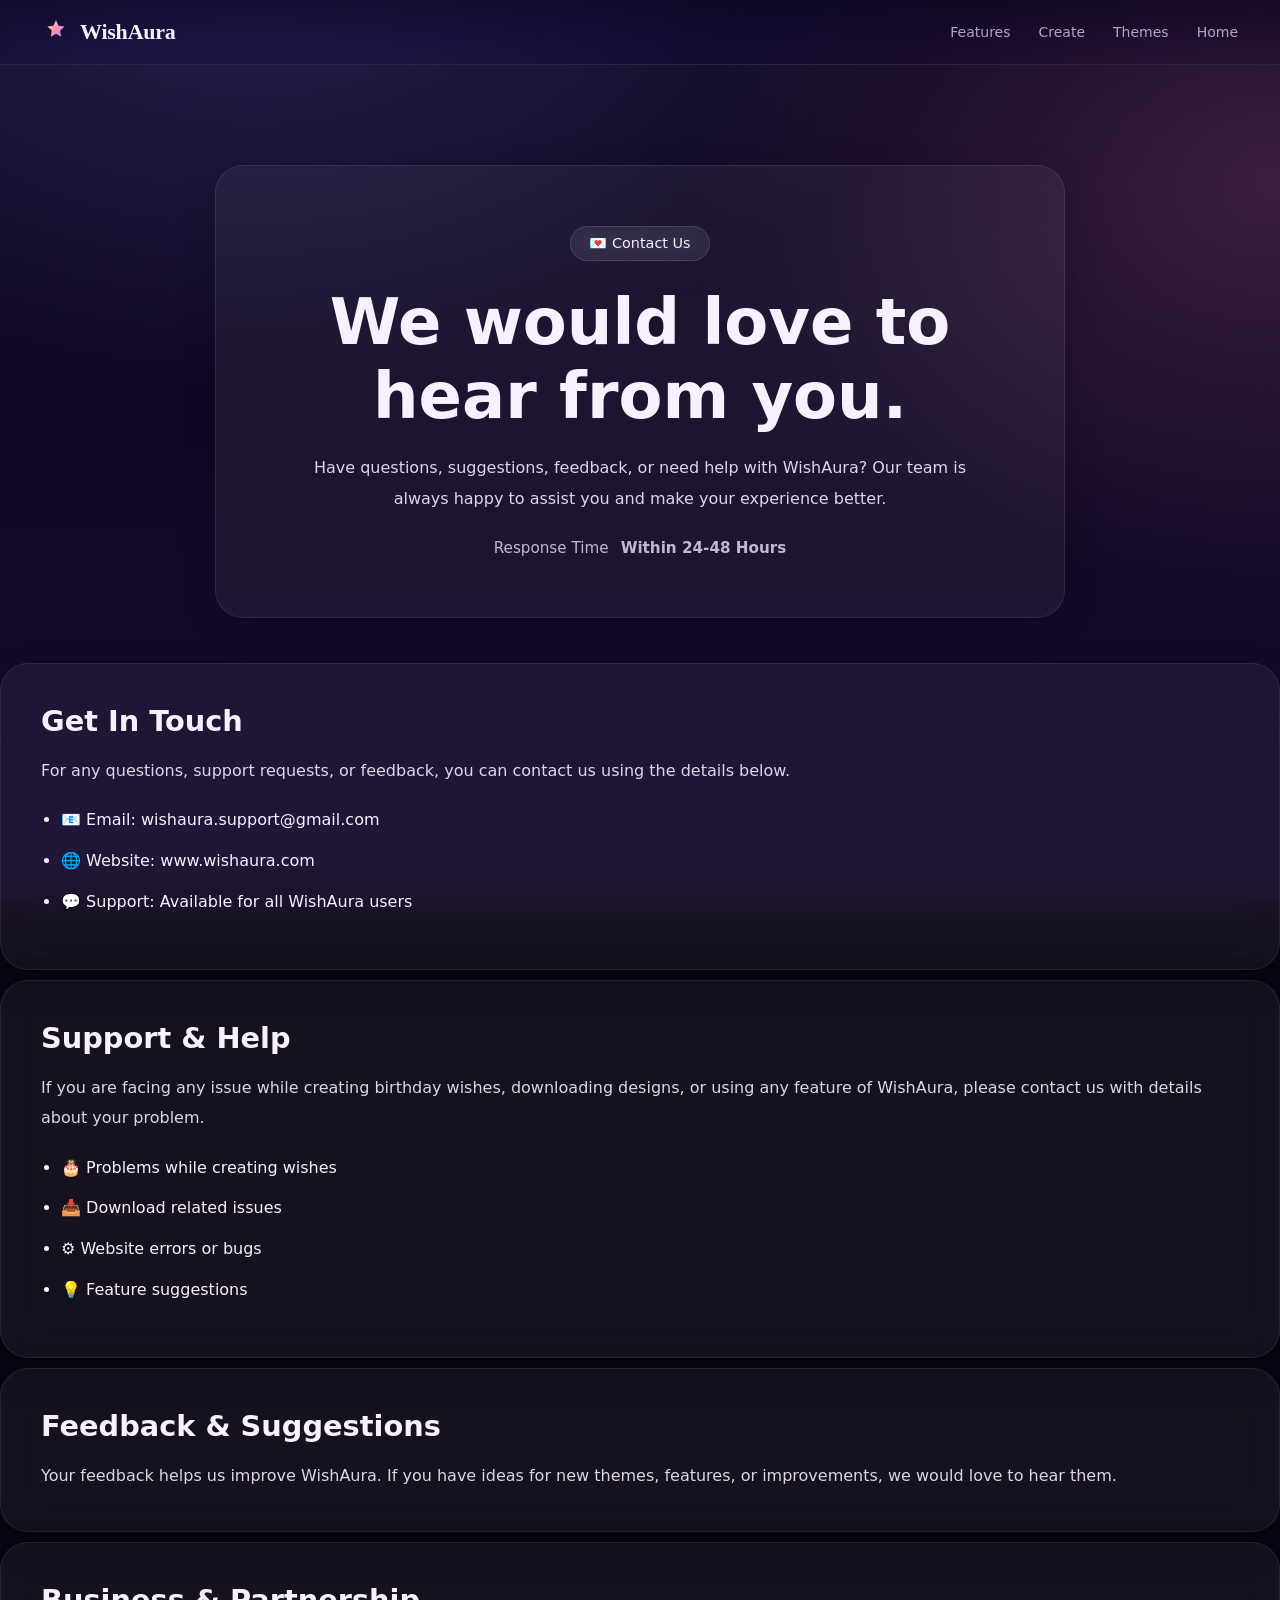
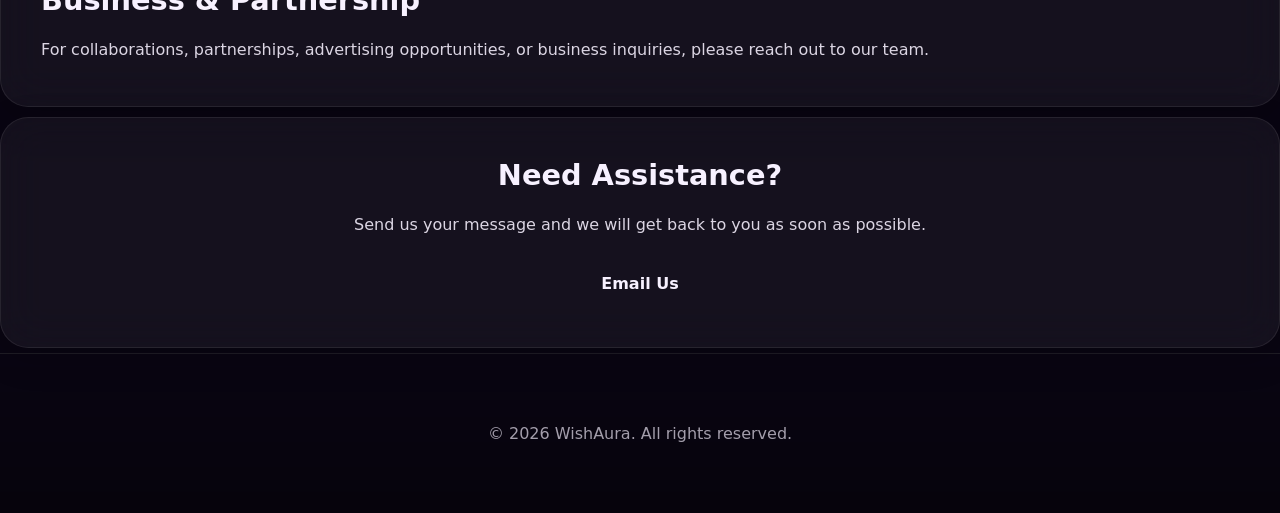
<file: wishaura/contact.html>
<!DOCTYPE html>
<html lang="en">
<head>
  <meta charset="UTF-8">

<!-- Google Analytics -->
<script async src="https://www.googletagmanager.com/gtag/js?id=G-9PJFD2N54S"></script>
<script>
  window.dataLayer = window.dataLayer || [];
  function gtag(){dataLayer.push(arguments);}
  gtag('js', new Date());

  gtag('config', 'G-9PJFD2N54S');
</script>

<meta name="viewport" content="width=device-width, initial-scale=1.0">
  <meta charset="UTF-8">
  <meta name="viewport" content="width=device-width, initial-scale=1.0">

  <title>Contact Us • WishAura</title>

  <meta name="description"
    content="Contact WishAura for support, feedback, and privacy related questions.">

  <link rel="icon" href="favicon.svg">
  <link rel="stylesheet" href="style.css">
</head>

<body>

<header class="nav" role="banner">

<a href="index.html" class="brand" aria-label="WishAura home">

<span class="brand-mark" aria-hidden="true">

<svg viewBox="0 0 40 40" width="28" height="28">
<defs>
<linearGradient id="lg" x1="0" x2="1" y1="0" y2="1">
<stop offset="0" stop-color="#ffd6a5"/>
<stop offset=".5" stop-color="#ff8fb1"/>
<stop offset="1" stop-color="#9a8cff"/>
</linearGradient>
</defs>

<path fill="url(#lg)" d="M20 3l3.6 8 8.7 1.1-6.4 6 1.6 8.7L20 22.6l-7.5 4.2L14 18l-6.4-6L16.3 11z"/>

</svg>

</span>

<span class="brand-name">
WishAura
</span>

</a>


<nav class="nav-links" aria-label="Primary">

<a href="index.html#features">
Features
</a>

<a href="index.html#create">
Create
</a>

<a href="index.html#themes">
Themes
</a>

<a href="index.html">
Home
</a>

</nav>

</header>



<section class="hero section">

<div class="container">

<div class="glass-card">


<span class="badge">
💌 Contact Us
</span>


<h1>
We would love to hear from you.
</h1>


<p>

Have questions, suggestions, feedback, or need help with WishAura?
Our team is always happy to assist you and make your experience better.

</p>


<div class="meta">

<span>
Response Time
</span>

<strong>
Within 24-48 Hours
</strong>

</div>


</div>

</div>

</section>




<section class="section">

<div class="container">

<div class="glass-card">

<h2>
Get In Touch
</h2>


<p>

For any questions, support requests, or feedback, you can contact us using the details below.

</p>


<ul>

<li>
📧 Email: wishaura.support@gmail.com
</li>

<li>
🌐 Website: www.wishaura.com
</li>

<li>
💬 Support: Available for all WishAura users
</li>


</ul>


</div>

</div>

</section>





<section class="section">

<div class="container">

<div class="glass-card">


<h2>
Support & Help
</h2>


<p>

If you are facing any issue while creating birthday wishes,
downloading designs, or using any feature of WishAura,
please contact us with details about your problem.

</p>


<ul>

<li>
🎂 Problems while creating wishes
</li>

<li>
📥 Download related issues
</li>

<li>
⚙️ Website errors or bugs
</li>

<li>
💡 Feature suggestions
</li>

</ul>


</div>

</div>

</section>






<section class="section">

<div class="container">

<div class="glass-card">


<h2>
Feedback & Suggestions
</h2>


<p>

Your feedback helps us improve WishAura.
If you have ideas for new themes, features, or improvements,
we would love to hear them.

</p>


</div>

</div>

</section>






<section class="section">

<div class="container">

<div class="glass-card">


<h2>
Business & Partnership
</h2>


<p>

For collaborations, partnerships, advertising opportunities,
or business inquiries, please reach out to our team.

</p>


</div>

</div>

</section>






<section class="section">

<div class="container">

<div class="glass-card" style="text-align:center">


<h2>
Need Assistance?
</h2>


<p>

Send us your message and we will get back to you as soon as possible.

</p>

<a href="https://mail.google.com/mail/?view=cm&fs=1&to=wishaura.support@gmail.com" target="_blank" class="btn">
  Email Us
</a>

</div>

</div>

</section>





<footer class="footer">

<div class="container">

<p>

© 2026 WishAura. All rights reserved.

</p>

</div>

</footer>


</body>
</html>
</file>
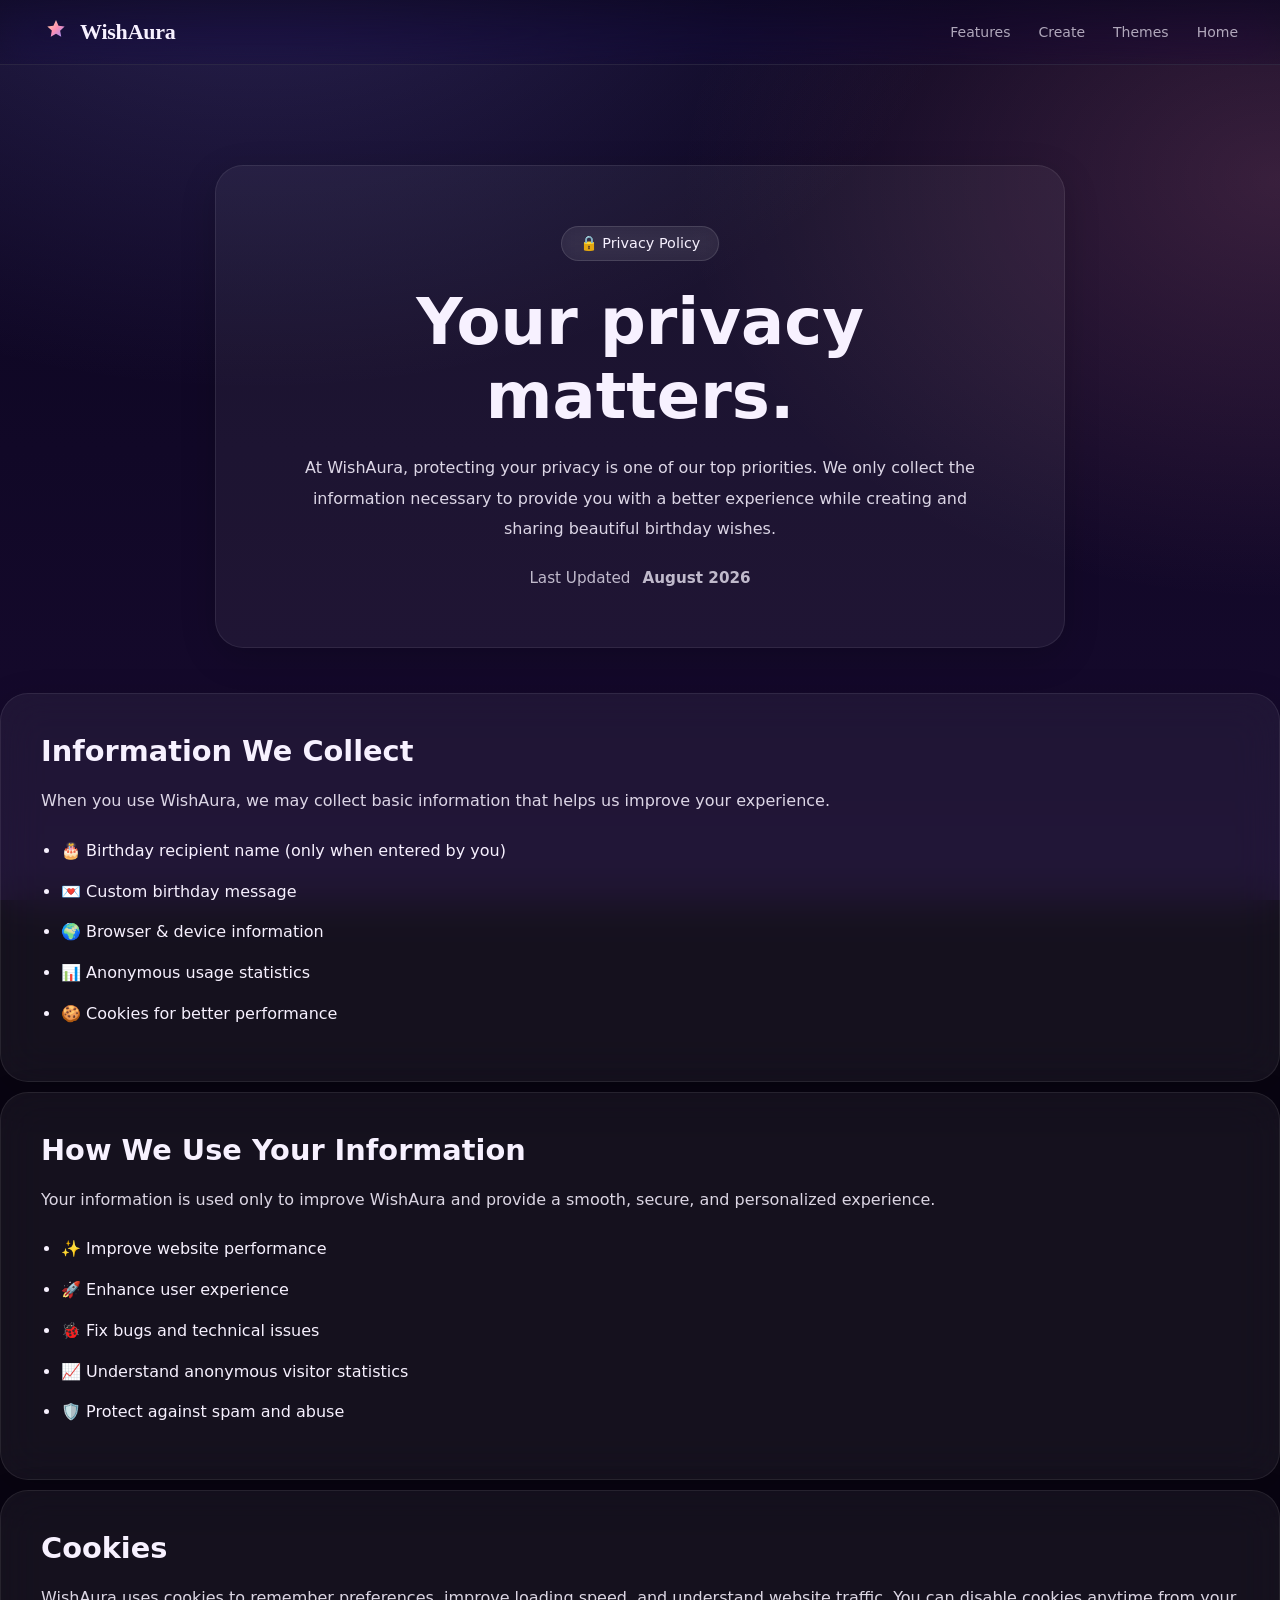
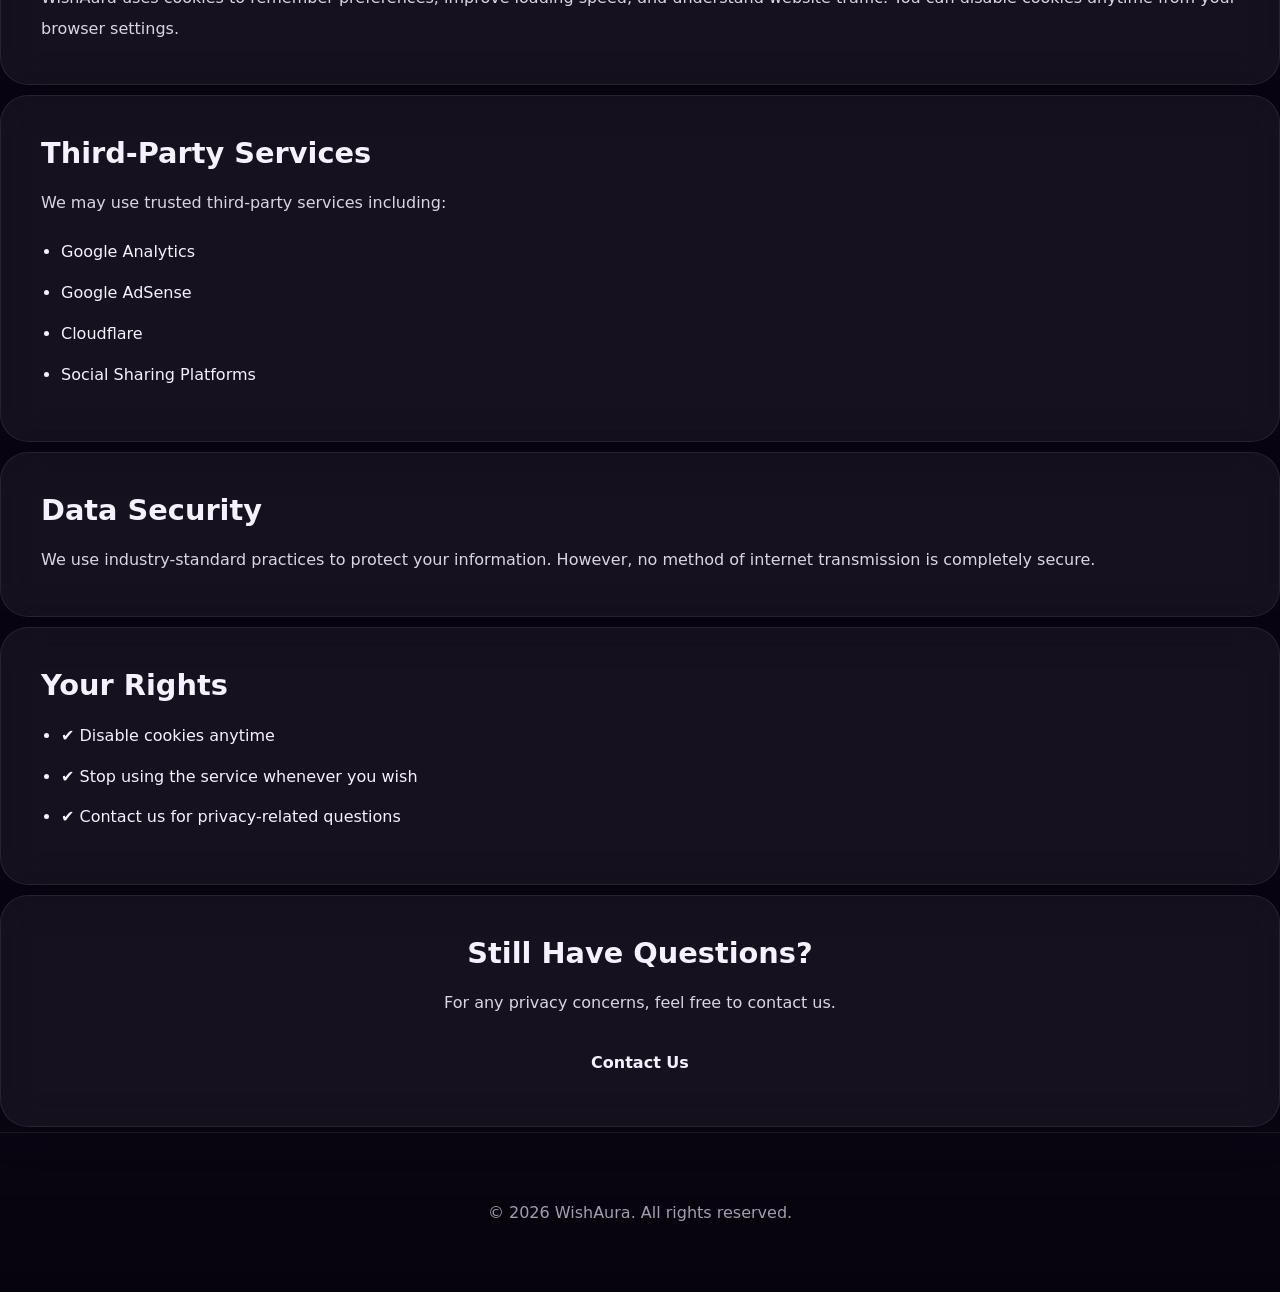
<file: wishaura/privacy.html>
<!DOCTYPE html>
<html lang="en">
<head>
  <meta charset="UTF-8">

<!-- Google Analytics -->
<script async src="https://www.googletagmanager.com/gtag/js?id=G-9PJFD2N54S"></script>
<script>
  window.dataLayer = window.dataLayer || [];
  function gtag(){dataLayer.push(arguments);}
  gtag('js', new Date());

  gtag('config', 'G-9PJFD2N54S');
</script>

<meta name="viewport" content="width=device-width, initial-scale=1.0">
  <meta charset="UTF-8">
  <meta name="viewport" content="width=device-width, initial-scale=1.0">
  <title>Privacy Policy • WishAura</title>

  <meta name="description"
    content="Read WishAura's Privacy Policy and learn how we protect your information.">

  <link rel="icon" href="favicon.svg">
  <link rel="stylesheet" href="style.css">
</head>

<body>

 <!-- Nav -->
  <header class="nav" role="banner">
    <a href="#top" class="brand" data-testid="brand-link" aria-label="WishAura home">
      <span class="brand-mark" aria-hidden="true">
        <svg viewBox="0 0 40 40" width="28" height="28"><defs><linearGradient id="lg" x1="0" x2="1" y1="0" y2="1"><stop offset="0" stop-color="#ffd6a5"/><stop offset=".5" stop-color="#ff8fb1"/><stop offset="1" stop-color="#9a8cff"/></linearGradient></defs><path fill="url(#lg)" d="M20 3l3.6 8 8.7 1.1-6.4 6 1.6 8.7L20 22.6l-7.5 4.2L14 18l-6.4-6L16.3 11z"/></svg>
      </span>
      <span class="brand-name">WishAura</span>
    </a>
    <nav class="nav-links" aria-label="Primary">
      <a href="index.html#features" data-testid="nav-features">Features</a>
      <a href="index.html#create" data-testid="nav-create">Create</a>
      <a href="index.html#themes" data-testid="nav-themes">Themes</a>
      <a href="index.html" data-testid="nav-home">Home</a>
    </nav>
  </div>
</header>

<section class="hero section">

<div class="container">

<div class="glass-card">

<span class="badge">
🔒 Privacy Policy
</span>

<h1>

Your privacy matters.

</h1>

<p>

At WishAura, protecting your privacy is one of our top priorities.
We only collect the information necessary to provide you with a better
experience while creating and sharing beautiful birthday wishes.

</p>

<div class="meta">

<span>Last Updated</span>

<strong>August 2026</strong>

</div>

</div>

</div>

</section>

<section class="section">

<div class="container">

<div class="glass-card">

<h2>Information We Collect</h2>

<p>

When you use WishAura, we may collect basic information that helps us improve
your experience.

</p>

<ul>

<li>🎂 Birthday recipient name (only when entered by you)</li>

<li>💌 Custom birthday message</li>

<li>🌍 Browser & device information</li>

<li>📊 Anonymous usage statistics</li>

<li>🍪 Cookies for better performance</li>

</ul>

</div>

</div>

</section>

<section class="section">

<div class="container">

<div class="glass-card">

<h2>How We Use Your Information</h2>

<p>

Your information is used only to improve WishAura and provide a smooth,
secure, and personalized experience.

</p>

<ul>

<li>✨ Improve website performance</li>

<li>🚀 Enhance user experience</li>

<li>🐞 Fix bugs and technical issues</li>

<li>📈 Understand anonymous visitor statistics</li>

<li>🛡️ Protect against spam and abuse</li>

</ul>

</div>

</div>

</section>

<section class="section">

<div class="container">

<div class="glass-card">

<h2>Cookies</h2>

<p>

WishAura uses cookies to remember preferences,
improve loading speed, and understand website traffic.

You can disable cookies anytime from your browser settings.

</p>

</div>

</div>

</section>

<section class="section">

<div class="container">

<div class="glass-card">

<h2>Third-Party Services</h2>

<p>

We may use trusted third-party services including:

</p>

<ul>

<li>Google Analytics</li>

<li>Google AdSense</li>

<li>Cloudflare</li>

<li>Social Sharing Platforms</li>

</ul>

</div>

</div>

</section>

<section class="section">

<div class="container">

<div class="glass-card">

<h2>Data Security</h2>

<p>

We use industry-standard practices to protect your information.
However, no method of internet transmission is completely secure.

</p>

</div>

</div>

</section>

<section class="section">

<div class="container">

<div class="glass-card">

<h2>Your Rights</h2>

<ul>

<li>✔ Disable cookies anytime</li>

<li>✔ Stop using the service whenever you wish</li>

<li>✔ Contact us for privacy-related questions</li>

</ul>

</div>

</div>

</section>

<section class="section">

<div class="container">

<div class="glass-card" style="text-align:center">

<h2>Still Have Questions?</h2>

<p>

For any privacy concerns, feel free to contact us.

</p>

<a href="contact.html" class="btn">

Contact Us

</a>

</div>

</div>

</section>

<footer class="footer">

<div class="container">

<p>

© 2026 WishAura. All rights reserved.

</p>

</div>

</footer>

</body>
</html>
</file>
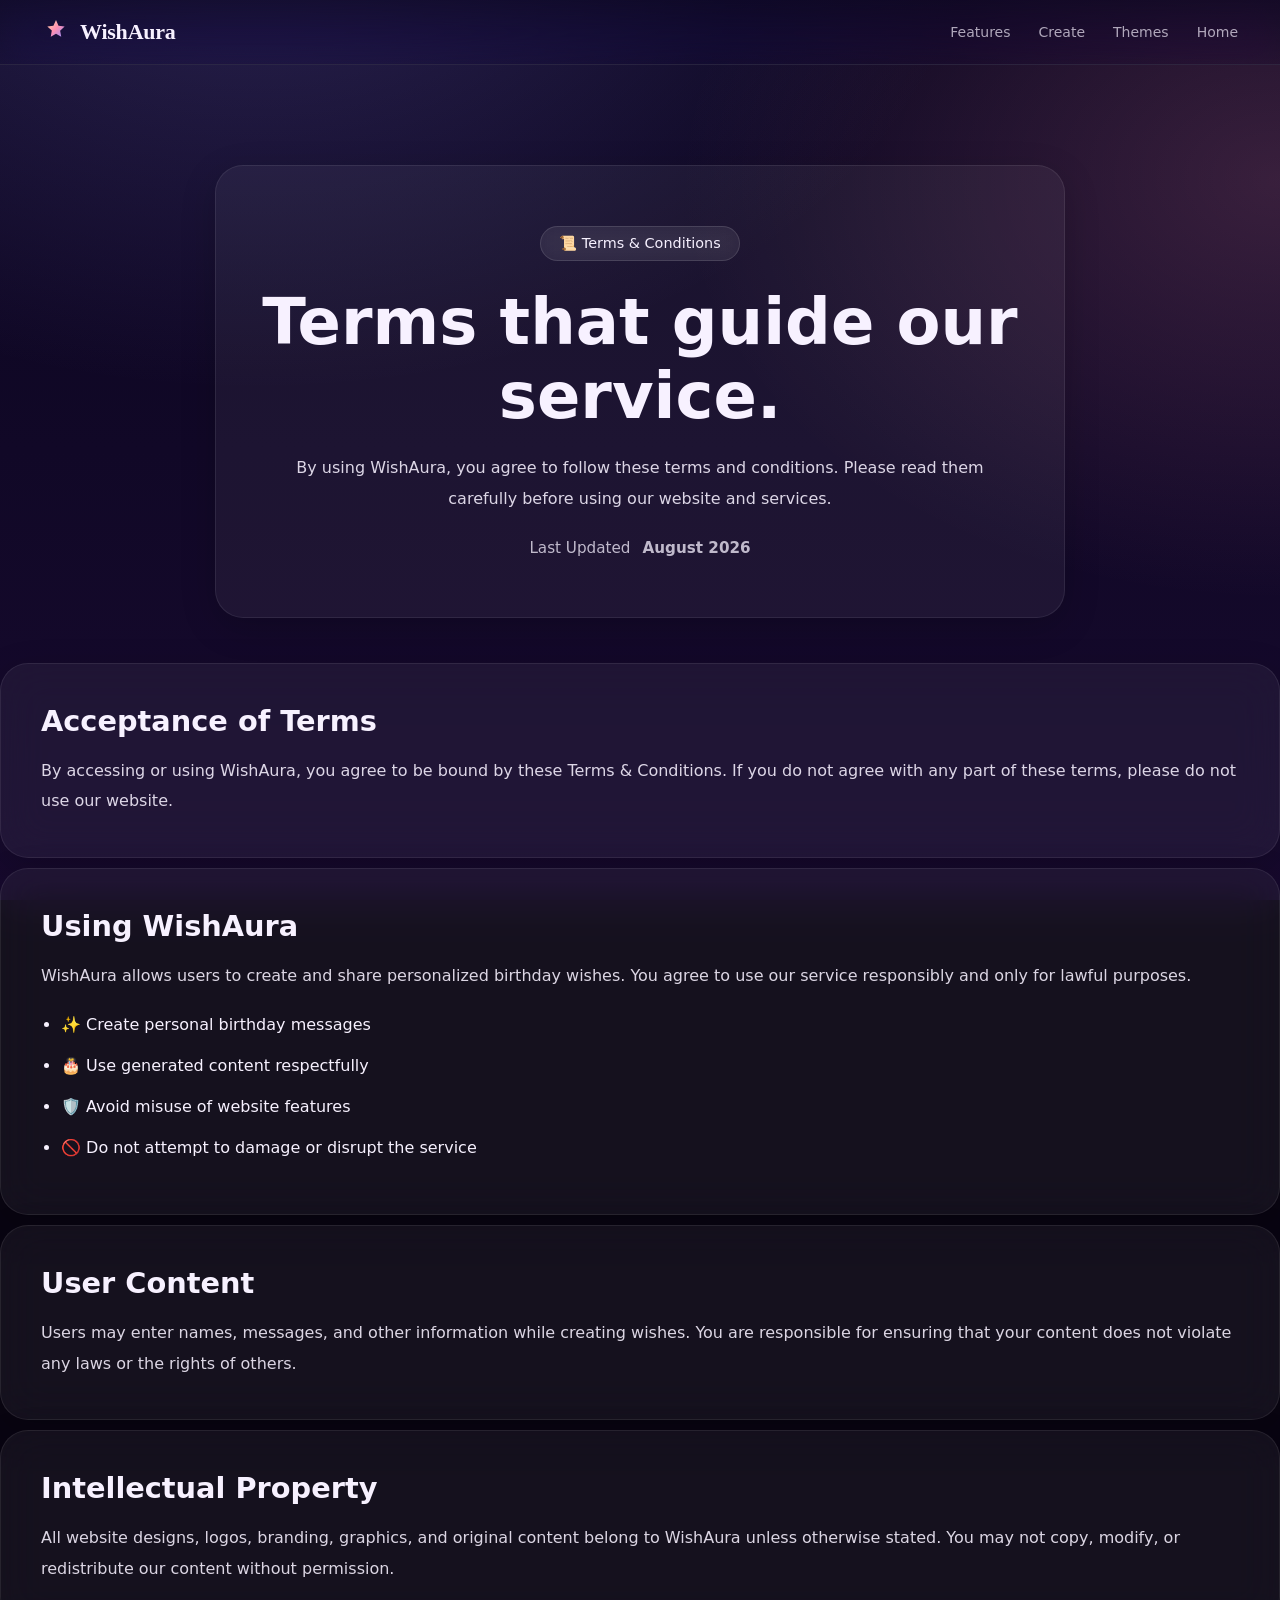
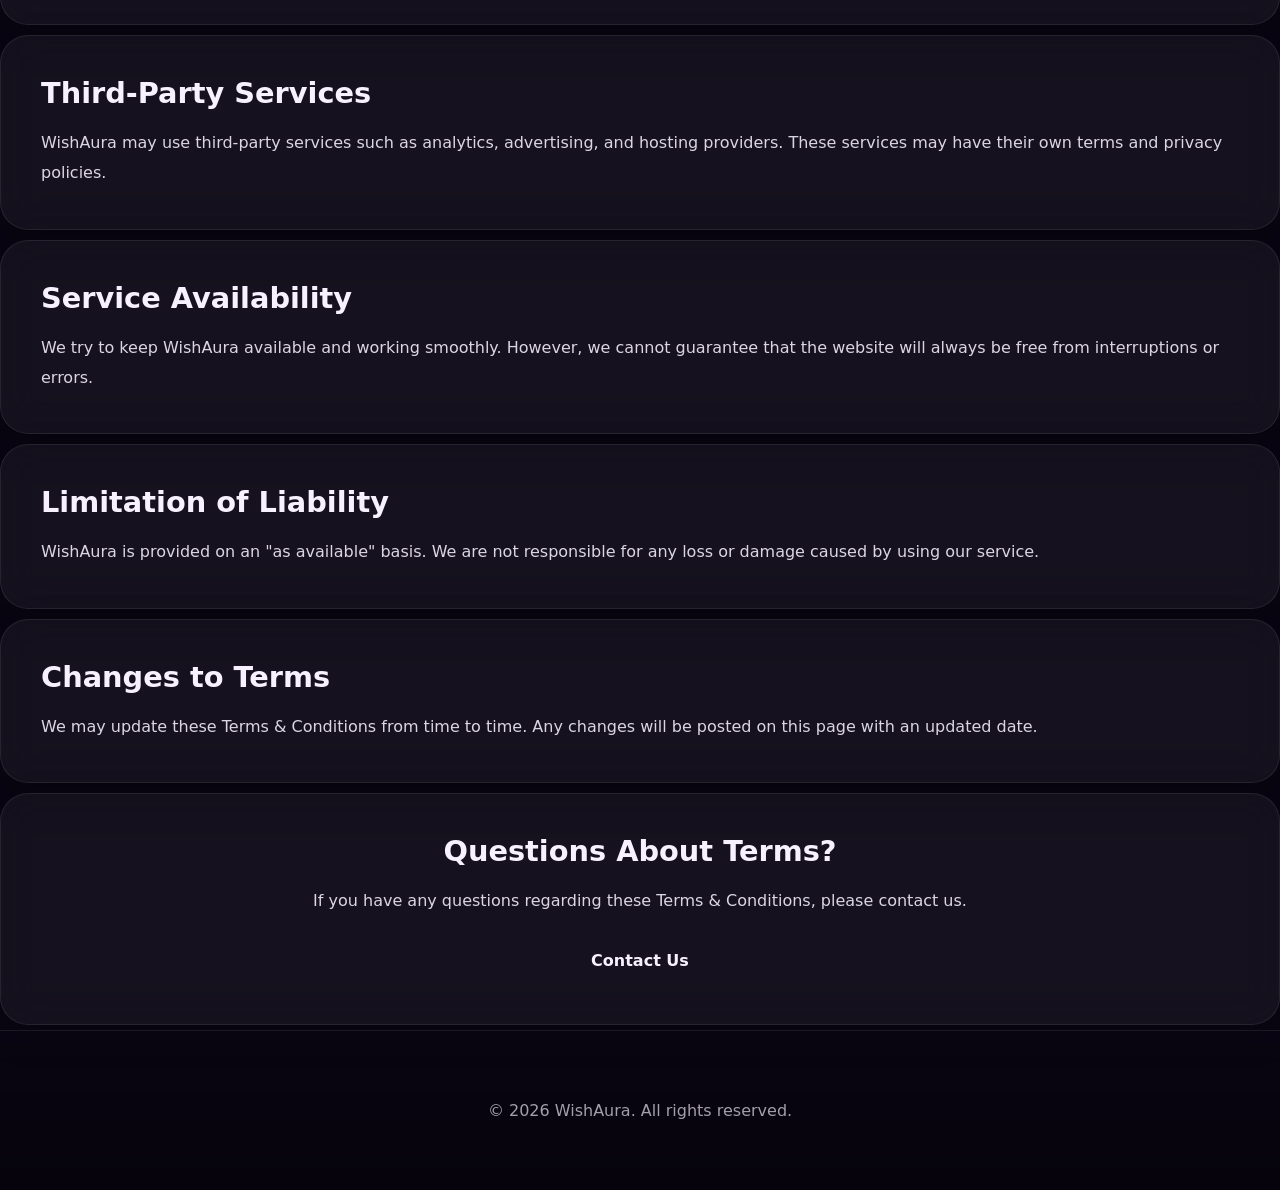
<file: wishaura/terms.html>
<!DOCTYPE html>
<html lang="en">
<head>
  <meta charset="UTF-8">

<!-- Google Analytics -->
<script async src="https://www.googletagmanager.com/gtag/js?id=G-9PJFD2N54S"></script>
<script>
  window.dataLayer = window.dataLayer || [];
  function gtag(){dataLayer.push(arguments);}
  gtag('js', new Date());

  gtag('config', 'G-9PJFD2N54S');
</script>

<meta name="viewport" content="width=device-width, initial-scale=1.0">

<meta charset="UTF-8">
<meta name="viewport" content="width=device-width, initial-scale=1.0">

<title>Terms & Conditions • WishAura</title>

<meta name="description"
content="Read WishAura Terms and Conditions to understand the rules for using our service.">

<link rel="icon" href="favicon.svg">
<link rel="stylesheet" href="style.css">

</head>


<body>


<header class="nav" role="banner">

<a href="index.html" class="brand" aria-label="WishAura home">

<span class="brand-mark" aria-hidden="true">

<svg viewBox="0 0 40 40" width="28" height="28">

<defs>

<linearGradient id="lg" x1="0" x2="1" y1="0" y2="1">

<stop offset="0" stop-color="#ffd6a5"/>
<stop offset=".5" stop-color="#ff8fb1"/>
<stop offset="1" stop-color="#9a8cff"/>

</linearGradient>

</defs>


<path fill="url(#lg)" d="M20 3l3.6 8 8.7 1.1-6.4 6 1.6 8.7L20 22.6l-7.5 4.2L14 18l-6.4-6L16.3 11z"/>


</svg>

</span>


<span class="brand-name">
WishAura
</span>


</a>



<nav class="nav-links" aria-label="Primary">

<a href="index.html#features">
Features
</a>

<a href="index.html#create">
Create
</a>

<a href="index.html#themes">
Themes
</a>

<a href="index.html">
Home
</a>


</nav>


</header>





<section class="hero section">

<div class="container">

<div class="glass-card">


<span class="badge">
📜 Terms & Conditions
</span>


<h1>
Terms that guide our service.
</h1>


<p>

By using WishAura, you agree to follow these terms and conditions.
Please read them carefully before using our website and services.

</p>


<div class="meta">

<span>
Last Updated
</span>

<strong>
August 2026
</strong>


</div>


</div>

</div>

</section>







<section class="section">

<div class="container">

<div class="glass-card">


<h2>
Acceptance of Terms
</h2>


<p>

By accessing or using WishAura, you agree to be bound by these Terms &
Conditions. If you do not agree with any part of these terms,
please do not use our website.

</p>


</div>

</div>

</section>







<section class="section">

<div class="container">

<div class="glass-card">


<h2>
Using WishAura
</h2>


<p>

WishAura allows users to create and share personalized birthday wishes.
You agree to use our service responsibly and only for lawful purposes.

</p>


<ul>

<li>
✨ Create personal birthday messages
</li>

<li>
🎂 Use generated content respectfully
</li>

<li>
🛡️ Avoid misuse of website features
</li>

<li>
🚫 Do not attempt to damage or disrupt the service
</li>


</ul>


</div>

</div>

</section>







<section class="section">

<div class="container">

<div class="glass-card">


<h2>
User Content
</h2>


<p>

Users may enter names, messages, and other information while creating wishes.
You are responsible for ensuring that your content does not violate any laws
or the rights of others.

</p>


</div>

</div>

</section>








<section class="section">

<div class="container">

<div class="glass-card">


<h2>
Intellectual Property
</h2>


<p>

All website designs, logos, branding, graphics, and original content
belong to WishAura unless otherwise stated.

You may not copy, modify, or redistribute our content without permission.

</p>


</div>

</div>

</section>








<section class="section">

<div class="container">

<div class="glass-card">


<h2>
Third-Party Services
</h2>


<p>

WishAura may use third-party services such as analytics, advertising,
and hosting providers.

These services may have their own terms and privacy policies.

</p>


</div>

</div>

</section>








<section class="section">

<div class="container">

<div class="glass-card">


<h2>
Service Availability
</h2>


<p>

We try to keep WishAura available and working smoothly.
However, we cannot guarantee that the website will always be
free from interruptions or errors.

</p>


</div>

</div>

</section>








<section class="section">

<div class="container">

<div class="glass-card">


<h2>
Limitation of Liability
</h2>


<p>

WishAura is provided on an "as available" basis.
We are not responsible for any loss or damage caused by using our service.

</p>


</div>

</div>

</section>








<section class="section">

<div class="container">

<div class="glass-card">


<h2>
Changes to Terms
</h2>


<p>

We may update these Terms & Conditions from time to time.
Any changes will be posted on this page with an updated date.

</p>


</div>

</div>

</section>








<section class="section">

<div class="container">

<div class="glass-card" style="text-align:center">


<h2>
Questions About Terms?
</h2>


<p>

If you have any questions regarding these Terms & Conditions,
please contact us.

</p>


<a href="contact.html" class="btn">
Contact Us
</a>


</div>


</div>

</section>






<footer class="footer">

<div class="container">

<p>

© 2026 WishAura. All rights reserved.

</p>


</div>

</footer>



</body>

</html>
</file>
<file: wishaura/style.css>
/* ============================================================
   WishAura — style.css
   Premium, glassmorphic, aurora-themed birthday experience.
   ============================================================ */
html{
    background:#090512;
}

body{
    background:#090512;
    overflow-x:hidden;
}
/* --- Reset --- */
*,
*::before,
*::after { box-sizing: border-box; }
* { margin: 0; padding: 0; }
html, body { height: 100%; }
img, svg, video, canvas { display: block; max-width: 100%; }
input, textarea, button, select { font: inherit; color: inherit; }
button { background: none; border: 0; cursor: pointer; }
a { color: inherit; text-decoration: none; }
::selection { background: rgba(255, 143, 177, .35); color: #fff; }

/* --- Theme tokens (defaults = Aurora) --- */
:root {
  --font-display: "Fraunces", "Instrument Serif", ui-serif, Georgia, serif;
  --font-body: "Manrope", ui-sans-serif, system-ui, -apple-system, sans-serif;

  --ink: #f7f1ff;
  --ink-muted: rgba(247, 241, 255, .68);
  --ink-soft: rgba(247, 241, 255, .5);
  --bg: #0b0620;
  --bg-2: #170a2e;
  --line: rgba(255, 255, 255, .1);
  --card: rgba(255, 255, 255, .06);
  --card-strong: rgba(255, 255, 255, .1);

  --accent-1: #ffd6a5;
  --accent-2: #ff8fb1;
  --accent-3: #9a8cff;
  --accent-4: #7ee1ff;

  --shadow-lg: 0 30px 80px -20px rgba(30, 0, 60, .55), 0 8px 30px -10px rgba(0, 0, 0, .45);
  --shadow-glow: 0 0 60px rgba(154, 140, 255, .35), 0 0 120px rgba(255, 143, 177, .25);

  --radius-lg: 28px;
  --radius-md: 18px;
  --radius-sm: 12px;

  --maxw: 1200px;
}

/* Theme variants */
[data-theme="kids"] {
  --bg: #071a2f; --bg-2: #0b2547;
  --accent-1: #7ee1ff; --accent-2: #ffea7a; --accent-3: #ffb86b; --accent-4: #a3f7bf;
}
[data-theme="minimal"] {
  --bg: #101012; --bg-2: #17171a;
  --accent-1: #f4f4f2; --accent-2: #c9c9c4; --accent-3: #ffffff; --accent-4: #dcd8d0;
}
[data-theme="gold"] {
  --bg: #0d0a06; --bg-2: #1b1408;
  --accent-1: #f6d365; --accent-2: #f9b64e; --accent-3: #b8860b; --accent-4: #fff2c2;
}
[data-theme="royal"] {
  --bg: #0d0623; --bg-2: #1c0d47;
  --accent-1: #c39cff; --accent-2: #8a6cff; --accent-3: #6a3df5; --accent-4: #f0e6ff;
}
[data-theme="pink"] {
  --bg: #1b0713; --bg-2: #2d0c22;
  --accent-1: #ffc0e0; --accent-2: #ff7fb2; --accent-3: #ff4d97; --accent-4: #fff0f6;
}
[data-theme="neon"] {
  --bg: #04060a; --bg-2: #060a13;
  --accent-1: #00ffa3; --accent-2: #00d1ff; --accent-3: #ff00d4; --accent-4: #f2ffb8;
}

/* --- Base --- */
html { scroll-behavior: smooth; }
body {
  font-family: var(--font-body);
  color: var(--ink);
  background: radial-gradient(1200px 800px at 20% -10%, rgba(154, 140, 255, .22), transparent 60%),
              radial-gradient(1000px 700px at 100% 20%, rgba(255, 143, 177, .18), transparent 60%),
              linear-gradient(180deg, var(--bg), var(--bg-2));
  min-height: 100%;
  overflow-x: hidden;
  transition: background 700ms ease, color 300ms ease;
  -webkit-font-smoothing: antialiased;
  text-rendering: optimizeLegibility;
}

/* Custom scrollbar */
::-webkit-scrollbar { width: 10px; height: 10px; }
::-webkit-scrollbar-track { background: #0c1020; }
::-webkit-scrollbar-thumb {
  background: linear-gradient(180deg, var(--accent-2), var(--accent-3));
  border-radius: 999px;
  border: 2px solid transparent;
  background-clip: content-box;
}

/* --- Aurora background --- */
.aurora {
  position: fixed; inset: 0; z-index: -2; overflow: hidden;
  pointer-events: none;
}
.aurora-blob {
  position: absolute; width: 60vmax; height: 60vmax; border-radius: 50%;
  filter: blur(80px); opacity: .55; mix-blend-mode: screen;
  animation: float 24s ease-in-out infinite;
}
.aurora-blob.a { background: radial-gradient(closest-side, var(--accent-1), transparent 70%); top: -20%; left: -10%; }
.aurora-blob.b { background: radial-gradient(closest-side, var(--accent-2), transparent 70%); top: 10%; right: -20%; animation-delay: -8s; }
.aurora-blob.c { background: radial-gradient(closest-side, var(--accent-3), transparent 70%); bottom: -25%; left: 10%; animation-delay: -14s; }
.aurora-blob.d { background: radial-gradient(closest-side, var(--accent-4), transparent 70%); bottom: -10%; right: 5%; animation-delay: -20s; }
@keyframes float {
  0%,100% { transform: translate3d(0,0,0) scale(1); }
  25% { transform: translate3d(4%,-3%,0) scale(1.08); }
  50% { transform: translate3d(-3%,4%,0) scale(.95); }
  75% { transform: translate3d(2%,3%,0) scale(1.05); }
}

.grain {
  position: absolute; inset: -50%;
  background: conic-gradient(from 0deg, rgba(255,255,255,.03), transparent 25%, rgba(255,255,255,.02) 50%, transparent 75%, rgba(255,255,255,.03));
  animation: spin 60s linear infinite;
}
@keyframes spin { to { transform: rotate(360deg); } }

.noise {
  position: absolute; inset: 0; opacity: .05; mix-blend-mode: overlay;
  background-image: url("data:image/svg+xml;utf8,<svg xmlns='http://www.w3.org/2000/svg' width='160' height='160'><filter id='n'><feTurbulence type='fractalNoise' baseFrequency='0.9' numOctaves='2' stitchTiles='stitch'/></filter><rect width='100%' height='100%' filter='url(%23n)' opacity='.8'/></svg>");
}

/* Particles canvas */
#particles { position: fixed; inset: 0; z-index: -1; pointer-events: none; }
#confetti { position: fixed; inset: 0; z-index: 60; pointer-events: none; }

/* --- Nav --- */
.nav {
  position: sticky; top: 0; z-index: 40;
  display: flex; align-items: center; justify-content: space-between; gap: 24px;
  padding: 18px clamp(20px, 4vw, 42px);
  backdrop-filter: blur(18px) saturate(140%);
  -webkit-backdrop-filter: blur(18px) saturate(140%);
  background: linear-gradient(180deg, rgba(11, 6, 32, .6), rgba(11, 6, 32, .2));
  border-bottom: 1px solid var(--line);
}
.brand { display: inline-flex; align-items: center; gap: 10px; }
.brand-mark { display: inline-grid; place-items: center; }
.brand-name { font-family: var(--font-display); font-weight: 700; font-size: 22px; letter-spacing: -.01em; }
.nav-links { display: flex; align-items: center; gap: 28px; }
.nav-links a { font-size: 14px; color: var(--ink-muted); transition: color .2s ease; }
.nav-links a:hover { color: var(--ink); }
.nav-actions { display: flex; align-items: center; gap: 10px; }

/* Buttons */
.btn-primary, .btn-ghost, .btn-share {
  position: relative; display: inline-flex; align-items: center; gap: 10px;
  padding: 14px 22px; border-radius: 999px;
  font-weight: 600; font-size: 15px; letter-spacing: -.005em;
  transition: transform .3s cubic-bezier(.2,.9,.3,1.2), background-color .3s ease, box-shadow .3s ease, color .3s ease;
  will-change: transform;
  isolation: isolate;
  overflow: hidden;
}
.btn-primary {
  color: #1a0e28;
  background: linear-gradient(135deg, var(--accent-1), var(--accent-2) 55%, var(--accent-3));
  box-shadow: 0 12px 30px -10px rgba(255, 143, 177, .55), inset 0 0 0 1px rgba(255,255,255,.35);
}
.btn-primary:hover { transform: translateY(-2px); box-shadow: 0 20px 40px -12px rgba(255, 143, 177, .7), inset 0 0 0 1px rgba(255,255,255,.5); }
.btn-primary:active { transform: translateY(0); }
.btn-primary.btn-sm { padding: 10px 16px; font-size: 14px; }



.btn-ghost {
  color: var(--ink); background: rgba(255,255,255,.05);
  border: 1px solid var(--line); backdrop-filter: blur(10px);
}
.btn-ghost:hover { background: rgba(255,255,255,.1); transform: translateY(-2px); }

.btn-share {
  padding: 11px 16px; font-size: 13.5px;
  background: rgba(255,255,255,.06); border: 1px solid var(--line); color: var(--ink);
}
.btn-share:hover { background: rgba(255,255,255,.12); transform: translateY(-2px); }

/* Ripple */
.ripple { position: absolute; border-radius: 50%; transform: scale(0); background: rgba(255,255,255,.4); pointer-events: none; animation: ripple 700ms ease-out; }
@keyframes ripple { to { transform: scale(4); opacity: 0; } }

/* --- Ads --- */
.ad {
  max-width: var(--maxw);
  margin: 24px auto;
  padding: 12px;
  border-radius: var(--radius-md);
  background: rgba(255,255,255,.03);
  border: 1px dashed var(--line);
  display: flex; flex-direction: column; align-items: center; gap: 6px;
}
.ad-label { font-size: 11px; letter-spacing: .12em; color: var(--ink-soft); text-transform: uppercase; }
.ad-slot { width: 100%; min-height: 90px; display: grid; place-items: center; color: var(--ink-soft); font-size: 12px; }
.ad-slot::before { content: "AdSense / Adsterra slot — ready"; opacity: .55; }
.ad-top { margin-top: 12px; }
.ad-native { max-width: 900px; }
.ad-bottom .ad-slot { min-height: 120px; }

/* --- Hero --- */
.hero 
{ max-width: var(--maxw); margin: 60px auto 40px; padding: 0 clamp(20px, 4vw, 42px); }
.hero-inner {
  display: grid; grid-template-columns: 1.05fr .95fr; align-items: center; gap: 56px;
}
.pill {
  display: inline-flex; align-items: center; gap: 8px;
  padding: 8px 14px; border-radius: 999px; font-size: 12.5px; letter-spacing: .01em;
  color: var(--ink); background: rgba(255,255,255,.06);
  border: 1px solid var(--line); backdrop-filter: blur(10px);
}
.pill-dot { width: 6px; height: 6px; border-radius: 50%; background: var(--accent-1); box-shadow: 0 0 12px var(--accent-1); }

.headline {
  font-family: var(--font-display);
  font-weight: 400; font-size: clamp(44px, 7vw, 84px);
  line-height: 1.02; letter-spacing: -.03em; margin-top: 22px;
}
.headline em { font-style: italic; color: var(--accent-1); font-weight: 400; }
.headline .line { display: block; }
.grad {
  background: linear-gradient(120deg, var(--accent-1), var(--accent-2) 45%, var(--accent-3));
  -webkit-background-clip: text; background-clip: text; color: transparent;
}
.lede { margin-top: 22px; font-size: clamp(16px, 1.6vw, 19px); line-height: 1.6; color: var(--ink-muted); max-width: 540px; }
.cta-row { display: flex; align-items: center; gap: 12px; margin-top: 30px; flex-wrap: wrap; }
.hero-stats {
  display: flex; gap: 40px; list-style: none; margin-top: 44px;
  padding-top: 26px; border-top: 1px solid var(--line);
}
.hero-stats li { display: flex; flex-direction: column; }
.hero-stats strong { font-family: var(--font-display); font-size: 26px; font-weight: 600; }
.hero-stats span { font-size: 12.5px; color: var(--ink-soft); letter-spacing: .04em; text-transform: uppercase; margin-top: 4px; }

/* Reveal */
.reveal { opacity: 0; transform: translateY(24px); transition: opacity .9s cubic-bezier(.2,.7,.2,1), transform .9s cubic-bezier(.2,.7,.2,1); }
.reveal.in { opacity: 1; transform: none; }

/* --- Hero card + tilt --- */
.hero-card-wrap { position: relative; perspective: 1400px; }
.tilt { transform-style: preserve-3d; transition: transform .3s ease; }

.card {
  position: relative;
  border-radius: var(--radius-lg);
  background: linear-gradient(180deg, rgba(255,255,255,.09), rgba(255,255,255,.03));
  border: 1px solid var(--line);
  backdrop-filter: blur(24px) saturate(140%);
  -webkit-backdrop-filter: blur(24px) saturate(140%);
  box-shadow: var(--shadow-lg);
  overflow: hidden;
  padding: 22px;
  transition: transform .5s cubic-bezier(.2,.7,.2,1), box-shadow .3s ease;
}
.card-media {
  position: relative; border-radius: calc(var(--radius-lg) - 8px);
  overflow: hidden; aspect-ratio: 4/3; background: rgba(255,255,255,.06);
}
.card-photo { width: 100%; height: 100%; }
.card-photo svg, .card-photo img { width: 100%; height: 100%; object-fit: cover; }
.card-body { padding: 22px 8px 8px; }
.card-eyebrow {
  font-size: 11.5px; letter-spacing: .28em; text-transform: uppercase;
  color: var(--accent-1);
}
.card-name {
  font-family: var(--font-display);
  font-weight: 500; font-size: clamp(34px, 4.5vw, 52px);
  letter-spacing: -.02em; margin-top: 8px;
  background: linear-gradient(120deg, var(--accent-1), var(--accent-2), var(--accent-3));
  -webkit-background-clip: text; background-clip: text; color: transparent;
  animation: shimmer 6s linear infinite;
  background-size: 200% 100%;
}
@keyframes shimmer { to { background-position: 200% 0; } }
.card-msg { margin-top: 12px; color: var(--ink-muted); line-height: 1.55; font-size: 15px; }
.card-foot { display: flex; justify-content: space-between; align-items: center; margin-top: 22px; padding-top: 14px; border-top: 1px solid var(--line); }
.card-badge { font-size: 12px; color: var(--ink-soft); letter-spacing: .04em; }
.card-cake { color: var(--accent-1); opacity: .9; }
.halo {
  position: absolute; inset: -1px; border-radius: inherit; pointer-events: none;
  background: linear-gradient(140deg, transparent 30%, rgba(255,255,255,.15) 50%, transparent 70%);
  opacity: .35;
}

/* Floating emojis */
.float-emoji {
  position: absolute; font-size: 34px; filter: drop-shadow(0 8px 18px rgba(0,0,0,.35));
  animation: bob 6s ease-in-out infinite;
}
.float-emoji.e1 { top: -18px; left: -18px; }
.float-emoji.e2 { top: 12%; right: -14px; animation-delay: -1.5s; }
.float-emoji.e3 { bottom: 10%; left: -22px; animation-delay: -3s; }
.float-emoji.e4 { bottom: -14px; right: 24px; animation-delay: -4.5s; }
@keyframes bob { 0%,100% { transform: translateY(0) rotate(-4deg); } 50% { transform: translateY(-14px) rotate(6deg); } }

.sparkle {
  position: absolute; width: 8px; height: 8px; background: #fff; border-radius: 50%;
  box-shadow: 0 0 12px #fff, 0 0 22px var(--accent-1);
  opacity: 0; animation: sparkle 3.5s ease-in-out infinite;
}
.sparkle.s1 { top: 12%; left: 18%; animation-delay: .3s; }
.sparkle.s2 { top: 62%; right: 14%; animation-delay: 1.2s; }
.sparkle.s3 { bottom: 12%; left: 30%; animation-delay: 2.1s; }
@keyframes sparkle {
  0%, 100% { opacity: 0; transform: scale(.4); }
  50% { opacity: 1; transform: scale(1); }
}

/* --- Section headings --- */
.section-head { max-width: 720px; margin: 0 auto 44px; text-align: center; padding: 0 clamp(20px, 4vw, 42px); }
.eyebrow {
  font-size: 12px; letter-spacing: .22em; text-transform: uppercase;
  color: var(--accent-1);
}
.section-head h2 {
  font-family: var(--font-display); font-weight: 400;
  font-size: clamp(30px, 4.4vw, 54px); line-height: 1.05; letter-spacing: -.02em;
  margin-top: 12px;
}
.section-head p { color: var(--ink-muted); margin-top: 14px; font-size: 16px; line-height: 1.6; }

/* --- Stats --- */
.stats {
  max-width: var(--maxw); margin: 40px auto; padding: 22px clamp(20px, 4vw, 42px);
  display: grid; grid-template-columns: repeat(4, 1fr); gap: 16px;
  border-top: 1px solid var(--line); border-bottom: 1px solid var(--line);
}
.stat { display: flex; flex-direction: column; align-items: flex-start; gap: 4px; padding: 12px; }
.stat strong { font-family: var(--font-display); font-weight: 500; font-size: clamp(28px, 3vw, 38px); }
.stat span { font-size: 12.5px; color: var(--ink-soft); letter-spacing: .06em; text-transform: uppercase; }

/* --- Features --- */
.features { max-width: var(--maxw); margin: 90px auto; padding: 0 clamp(20px, 4vw, 42px); }
.feature-grid {
  display: grid; grid-template-columns: repeat(3, 1fr); gap: 18px;
}
.feature {
  padding: 26px; border-radius: var(--radius-md);
  background: rgba(255,255,255,.04); border: 1px solid var(--line);
  transition: transform .4s cubic-bezier(.2,.7,.2,1), background .3s ease, border-color .3s ease;
  backdrop-filter: blur(14px);
}
.feature:hover { transform: translateY(-6px); background: rgba(255,255,255,.07); border-color: rgba(255,255,255,.18); }
.ficon {
  width: 44px; height: 44px; border-radius: 12px;
  display: grid; place-items: center;
  background: color-mix(in oklab, var(--c) 26%, transparent);
  color: var(--c); border: 1px solid color-mix(in oklab, var(--c) 40%, transparent);
  margin-bottom: 18px;
}
.feature h3 { font-family: var(--font-display); font-weight: 500; font-size: 22px; letter-spacing: -.01em; }
.feature p { margin-top: 8px; color: var(--ink-muted); line-height: 1.55; font-size: 14.5px; }

/* --- Studio (Generator) --- */
.create { max-width: var(--maxw); margin: 90px auto; padding: 0 clamp(20px, 4vw, 42px); }
.studio {
  display: grid; grid-template-columns: 1fr 1.05fr; gap: 26px; align-items: start;
}
.glass {
  background: linear-gradient(180deg, rgba(255,255,255,.08), rgba(255,255,255,.03));
  border: 1px solid var(--line);
  backdrop-filter: blur(24px) saturate(140%);
  -webkit-backdrop-filter: blur(24px) saturate(140%);
  box-shadow: var(--shadow-lg);
  border-radius: var(--radius-lg);
}
.studio-form { padding: 26px; display: grid; gap: 20px; }
.field { display: grid; gap: 8px; position: relative; }
.field label {
  font-size: 12.5px; letter-spacing: .1em; text-transform: uppercase; color: var(--ink-soft);
}
.field input[type="text"], .field textarea {
  width: 100%;
  padding: 14px 16px;
  color: var(--ink);
  background: rgba(255,255,255,.05);
  border: 1px solid var(--line);
  border-radius: var(--radius-sm);
  outline: none;
  transition: border-color .2s ease, background .2s ease, box-shadow .2s ease;
  font-size: 15px;
}
.field input:focus, .field textarea:focus {
  border-color: color-mix(in oklab, var(--accent-2) 55%, transparent);
  background: rgba(255,255,255,.09);
  box-shadow: 0 0 0 4px color-mix(in oklab, var(--accent-2) 18%, transparent);
}
.field textarea { resize: vertical; min-height: 96px; }
.field .counter { position: absolute; right: 8px; bottom: 8px; font-size: 11.5px; color: var(--ink-soft); }
.field.row { display: flex; gap: 12px; align-items: center; }

.drop {
  border: 1.5px dashed var(--line);
  border-radius: var(--radius-md);
  padding: 22px;
  cursor: pointer;
  transition: border-color .25s ease, background .25s ease, transform .25s ease;
  background: rgba(255,255,255,.03);
}
.drop:hover, .drop.is-drag {
  border-color: color-mix(in oklab, var(--accent-2) 60%, transparent);
  background: rgba(255,255,255,.06); transform: translateY(-2px);
}
.drop-inner {
  display: flex; flex-direction: column; align-items: center; gap: 6px;
  color: var(--ink-muted); text-align: center;
}
.drop-inner u { color: var(--accent-1); }
.drop-inner small { color: var(--ink-soft); font-size: 12px; }

.theme-picker { display: flex; flex-wrap: wrap; gap: 8px; }
.chip {
  display: inline-flex; align-items: center; gap: 8px;
  padding: 9px 14px; font-size: 13.5px;
  color: var(--ink); background: rgba(255,255,255,.05);
  border: 1px solid var(--line); border-radius: 999px;
  transition: background .25s ease, border-color .25s ease, transform .2s ease;
}
.chip:hover { background: rgba(255,255,255,.1); transform: translateY(-1px); }
.chip.is-active { border-color: color-mix(in oklab, var(--accent-2) 60%, transparent); background: rgba(255,255,255,.1); box-shadow: 0 6px 20px -8px color-mix(in oklab, var(--accent-2) 60%, transparent); }
.chip .dot { width: 12px; height: 12px; border-radius: 50%; box-shadow: 0 0 0 2px rgba(255,255,255,.15); }

.studio-preview { display: grid; gap: 18px; }
.card-live { padding: 22px; }
.share-row { display: flex; flex-wrap: wrap; gap: 8px; }

/* --- Themes --- */
.themes { max-width: var(--maxw); margin: 90px auto; padding: 0 clamp(20px, 4vw, 42px); }
.theme-grid { display: grid; grid-template-columns: repeat(4, 1fr); gap: 14px; }
.theme-card {
  text-align: left;
  padding: 14px; border-radius: var(--radius-md);
  background: rgba(255,255,255,.04); border: 1px solid var(--line);
  transition: transform .3s ease, background .3s ease, border-color .3s ease;
  display: grid; gap: 12px;
}
.theme-card:hover { transform: translateY(-4px); background: rgba(255,255,255,.08); }
.tswatch { aspect-ratio: 4/3; border-radius: 12px; border: 1px solid var(--line); }
.aurora-sw { background: linear-gradient(135deg,#ffd6a5,#ff8fb1 45%,#9a8cff); }
.kids-sw { background: linear-gradient(135deg,#7ee1ff,#ffea7a,#a3f7bf); }
.minimal-sw { background: linear-gradient(135deg,#f4f4f2,#c9c9c4); }
.gold-sw { background: linear-gradient(135deg,#f6d365,#b8860b,#fff2c2); }
.royal-sw { background: linear-gradient(135deg,#6a3df5,#c39cff,#f0e6ff); }
.pink-sw { background: linear-gradient(135deg,#ffc0e0,#ff7fb2,#fff0f6); }
.neon-sw { background: linear-gradient(135deg,#00ffa3,#00d1ff,#ff00d4); }
.tinfo h4 { font-family: var(--font-display); font-size: 20px; font-weight: 500; }
.tinfo span { font-size: 13px; color: var(--ink-muted); }

/* --- Quotes --- */
.quotes { max-width: var(--maxw); margin: 90px auto; padding: 0 clamp(20px, 4vw, 42px); }
.quote-grid { display: grid; grid-template-columns: repeat(3, 1fr); gap: 16px; }
.quote { padding: 26px; border-radius: var(--radius-md); }
.quote blockquote { font-family: var(--font-display); font-size: 20px; line-height: 1.4; letter-spacing: -.01em; }
.quote figcaption { margin-top: 14px; color: var(--ink-soft); font-size: 13.5px; }

/* --- FAQ --- */
.faq { max-width: 820px; margin: 90px auto; padding: 0 clamp(20px, 4vw, 42px); }
.faq-list { display: grid; gap: 10px; }
.faq-item {
  padding: 4px 18px;
  background: rgba(255,255,255,.04);
  border: 1px solid var(--line);
  border-radius: var(--radius-md);
  transition: background .3s ease;
}
.faq-item[open] { background: rgba(255,255,255,.08); }
.faq-item summary {
  display: flex; justify-content: space-between; align-items: center;
  gap: 20px; padding: 18px 0; cursor: pointer;
  list-style: none; font-size: 16px; font-weight: 500;
}
.faq-item summary::-webkit-details-marker { display: none; }
.chev {
  width: 12px; height: 12px; border-right: 2px solid var(--ink);
  border-bottom: 2px solid var(--ink); transform: rotate(45deg);
  transition: transform .3s ease;
}
.faq-item[open] .chev { transform: rotate(-135deg); }
.faq-item p { color: var(--ink-muted); padding: 0 0 18px; line-height: 1.6; }

/* --- Footer --- */
.footer {
  border-top: 1px solid var(--line);
  padding: 60px clamp(20px, 4vw, 42px) 26px;
  background: linear-gradient(180deg, transparent, rgba(0,0,0,.35));
}
.footer-inner {
  max-width: var(--maxw); margin: 0 auto;
  display: grid; grid-template-columns: 1.2fr 2fr; gap: 40px;
}
.footer-brand p { color: var(--ink-muted); margin-top: 12px; max-width: 320px; font-size: 14.5px; }
.footer-links { display: grid; grid-template-columns: repeat(3, 1fr); gap: 24px; }
.footer-links h5 { font-size: 12.5px; letter-spacing: .14em; text-transform: uppercase; color: var(--ink-soft); margin-bottom: 12px; }
.footer-links a { display: block; font-size: 14.5px; color: var(--ink-muted); padding: 4px 0; }
.footer-links a:hover { color: var(--ink); }
.footer-base {
  max-width: var(--maxw); margin: 32px auto 0; padding-top: 20px;
  border-top: 1px solid var(--line); font-size: 12.5px; color: var(--ink-soft);
  display: flex; justify-content: center;
}

/* --- Toast --- */
.toast {
  position: fixed; left: 50%; bottom: 36px; transform: translateX(-50%) translateY(12px);
  padding: 14px 20px; border-radius: 999px;
  background: rgba(20,10,40,.85); border: 1px solid var(--line);
  color: #fff; font-size: 14px; z-index: 80;
  opacity: 0; pointer-events: none;
  backdrop-filter: blur(18px);
  transition: opacity .3s ease, transform .3s ease;
  box-shadow: 0 20px 40px -12px rgba(0,0,0,.5);
}
.toast.show { opacity: 1; transform: translateX(-50%) translateY(0); }

/* --- Focus states --- */
:focus-visible {
  outline: 2px solid var(--accent-2);
  outline-offset: 3px;
  border-radius: 6px;
}

/* --- Responsive --- */
@media (max-width: 980px) {
  .hero-inner { grid-template-columns: 1fr; gap: 40px; }
  .feature-grid { grid-template-columns: repeat(2, 1fr); }
  .studio { grid-template-columns: 1fr; }
  .theme-grid { grid-template-columns: repeat(3, 1fr); }
  .quote-grid { grid-template-columns: 1fr; }
  .footer-inner { grid-template-columns: 1fr; }
  .stats { grid-template-columns: repeat(2, 1fr); }
}
@media (max-width: 640px) {
  .nav { padding: 14px 18px; }
  .nav-links { display: none; }
  .brand-name { font-size: 20px; }
  .music-label { display: none; }
  .headline { font-size: clamp(38px, 11vw, 60px); }
  .feature-grid, .theme-grid { grid-template-columns: 1fr 1fr; }
  .stats { grid-template-columns: repeat(2, 1fr); }
  .hero-stats { gap: 22px; }
  .hero { margin-top: 30px; }
  .footer-links { grid-template-columns: repeat(2, 1fr); }
}
@media (max-width: 400px) {
  .theme-grid, .feature-grid { grid-template-columns: 1fr; }
}

/* Reduced motion */
@media (prefers-reduced-motion: reduce) {
  * { animation-duration: .001ms !important; animation-iteration-count: 1 !important; transition-duration: .001ms !important; }
  #particles, #confetti, .aurora-blob, .grain { display: none; }
}

#loader{
position:fixed;
inset:0;
background:#090512;
display:flex;
flex-direction:column;
justify-content:center;
align-items:center;
z-index:99999;
transition:.8s;
}

#loader h2{
font-size:3rem;
color:#fff;
margin:0;
}

#loader p{
margin:15px 0;
color:#bbb;
}

.loader-bar{
width:260px;
height:8px;
background:#222;
border-radius:20px;
overflow:hidden;
}

.loader-fill{
height:100%;
width:0%;
background:linear-gradient(90deg,#7c3aed,#06b6d4,#ec4899);
animation:load 2s ease forwards;
}

@keyframes load{
0%{width:0}
100%{width:100%}
}

#loader.hide{
opacity:0;
visibility:hidden;
}

.hero{
opacity:0;
transform:translateY(50px);
filter:blur(10px);
transition:all 1s ease;
}

.hero.show{
opacity:1;
transform:translateY(0);
filter:blur(0);
}


.btn-primary{
    position:relative;
    overflow:hidden;
    transition:.35s ease;
}


button:disabled,
.btn:disabled,
.btn-primary:disabled{
    opacity: .7;
    cursor: not-allowed;
    filter: grayscale(.15);
    transform: none !important;
    pointer-events: none;
}


.btn-primary:hover{
    transform:translateY(-6px) scale(1.03);
    box-shadow:0 20px 60px rgba(124,58,237,.45);
}

.btn-primary::after{
    content:"";
    position:absolute;
    top:-120%;
    left:-40%;
    width:40%;
    height:300%;
    background:rgba(255,255,255,.25);
    transform:rotate(25deg);
    transition:.6s;
}

.btn-primary:hover::after{
    left:130%;
}





.glass-card,
.card,
.feature-card{
    transition:
    transform .35s ease,
    box-shadow .35s ease,
    border-color .35s ease;
}

.glass-card:hover,
.card:hover,
.feature-card:hover{

    transform:
    translateY(-8px)
    scale(1.02);

    box-shadow:
    0 25px 60px rgba(0,0,0,.25);

    border-color:
    rgba(255,255,255,.25);
}


.highlight{
    animation: glowPulse 1s infinite;
}

@keyframes glowPulse{

0%,100%{
transform:scale(1);
box-shadow:0 0 0 rgba(124,58,237,0);
}

50%{
transform:scale(1.06);
box-shadow:0 0 25px rgba(124,58,237,.55);
}

}



.about{
  padding:100px 0;
}

.section-header{
  text-align:center;
  max-width:760px;
  margin:0 auto 60px;
}

.section-badge{
  display:inline-block;
  padding:8px 18px;
  border-radius:999px;
  background:rgba(255,255,255,.08);
  border:1px solid rgba(255,255,255,.15);
  margin-bottom:20px;
}

.about-grid{
  display:grid;
  grid-template-columns:repeat(auto-fit,minmax(250px,1fr));
  gap:24px;
}

.about-grid .glass-card{
  padding:30px;
  text-align:center;
  transition:.3s;
}

.about-grid .glass-card:hover{
  transform:translateY(-8px);
}

.about-grid .icon{
  font-size:42px;
  margin-bottom:18px;
}

.about-grid h3{
  margin-bottom:12px;
}

.about-grid p{
  opacity:.8;
  line-height:1.7;
}


/* ===========================
   LEGAL PAGES
=========================== */

.hero.section{
    padding:40px 0 0px;
}

.hero .glass-card{
    max-width:850px;
    margin:auto;
    text-align:center;
    padding:60px 45px;
}

.badge{
    display:inline-flex;
    align-items:center;
    gap:8px;
    padding:8px 18px;
    border-radius:999px;
    border:1px solid rgba(255,255,255,.12);
    background:rgba(255,255,255,.06);
    backdrop-filter:blur(12px);
    font-size:.9rem;
    margin-bottom:25px;
}

.hero h1{
    font-size:clamp(2.5rem,5vw,4.2rem);
    margin-bottom:20px;
    line-height:1.15;
}

.hero p{
    max-width:700px;
    margin:0 auto;
    line-height:1.9;
    opacity:.85;
}

.meta{
    display:flex;
    justify-content:center;
    gap:12px;
    margin-top:25px;
    opacity:.75;
    font-size:.95rem;
}

.hero.section {
  opacity: 1;
  transform: none;
  filter: blur(0px);
}

/* ---------- Content ---------- */

.section{
    padding:5px 0;
}

.glass-card{
    background:rgba(255,255,255,.05);
    border:1px solid rgba(255,255,255,.08);
    border-radius:28px;
    backdrop-filter:blur(22px);
    padding:40px;
    transition:.35s ease;
    box-shadow:
        0 10px 35px rgba(0,0,0,.18);
}

.glass-card:hover{
    transform:translateY(-8px);
    border-color:rgba(140,110,255,.35);
    box-shadow:
        0 18px 60px rgba(120,80,255,.18);
}

.glass-card h2{
    margin-bottom:18px;
    font-size:1.8rem;
}

.glass-card p{
    line-height:1.9;
    opacity:.88;
}

.glass-card ul{
    margin-top:20px;
    padding-left:20px;
}

.glass-card li{
    margin:12px 0;
    line-height:1.8;
}

/* ---------- CTA ---------- */

.btn{
    display:inline-flex;
    align-items:center;
    justify-content:center;
    padding:14px 30px;
    margin-top:20px;
    border-radius:999px;
    text-decoration:none;
    font-weight:600;
    transition:.3s;
}

.btn:hover{
    transform:translateY(-3px);
}

/* ---------- Footer ---------- */

.footer{
    padding:70px 0;
    text-align:center;
}

.footer p{
    opacity:.65;
}

/* ---------- Animation ---------- */

.glass-card{
    animation:fadeUp .7s ease both;
}

@keyframes fadeUp{

from{

opacity:0;

transform:translateY(30px);

}

to{

opacity:1;

transform:translateY(0);

}

}

/* ---------- Responsive ---------- */

@media (max-width:768px){

.hero.section{

padding:90px 0 60px;

}

.hero .glass-card{

padding:35px 24px;

}

.glass-card{

padding:28px;

}

.hero h1{

font-size:2.3rem;

}

}



.shared-mode header,
.shared-mode .hero,
.shared-mode .features,
.shared-mode .about,
.shared-mode .faq,
.shared-mode footer{

display:none;

}

.shared-mode #create{

display:block;

}



/* ==========================
   Shared Card Mode
========================== */

.shared-mode .studio {
    display: none !important;
}

.shared-mode .hero {
    display: none !important;
}

.shared-page{

display:none;

min-height:100vh;

padding:80px 20px;

justify-content:center;

align-items:center;

flex-direction:column;

text-align:center;

background:
radial-gradient(circle at top,#2a173d,#09090f);

}

.shared-mode .shared-page{

display:flex;

}

.shared-top{

margin-bottom:35px;

}

.shared-logo{

font-size:38px;

font-weight:700;

margin-bottom:12px;

}

.shared-top p{

opacity:.8;

}

.shared-card-holder{

width:min(440px,100%);

margin:35px auto;

}

.shared-btn{

margin-top:35px;

}


.shared-mode header,
.shared-mode footer,
.shared-mode .hero-bg,
.shared-mode .about,
.shared-mode .faq,
.shared-mode .features,
.shared-mode .themes{

display:none;

}

.shared-mode .hero{

display:none;

}

#photo{
  position:absolute;
  opacity:0;
  width:1px;
  height:1px;
}


@media (max-width:768px){

.aurora{
display:none;
}

}
.ad-slot{
    display:flex;
    justify-content:center;
    align-items:center;
    width:100%;
    min-height:120px;
    overflow:hidden;
}

.ad-bottom{
    margin:60px auto;
}
</file>
